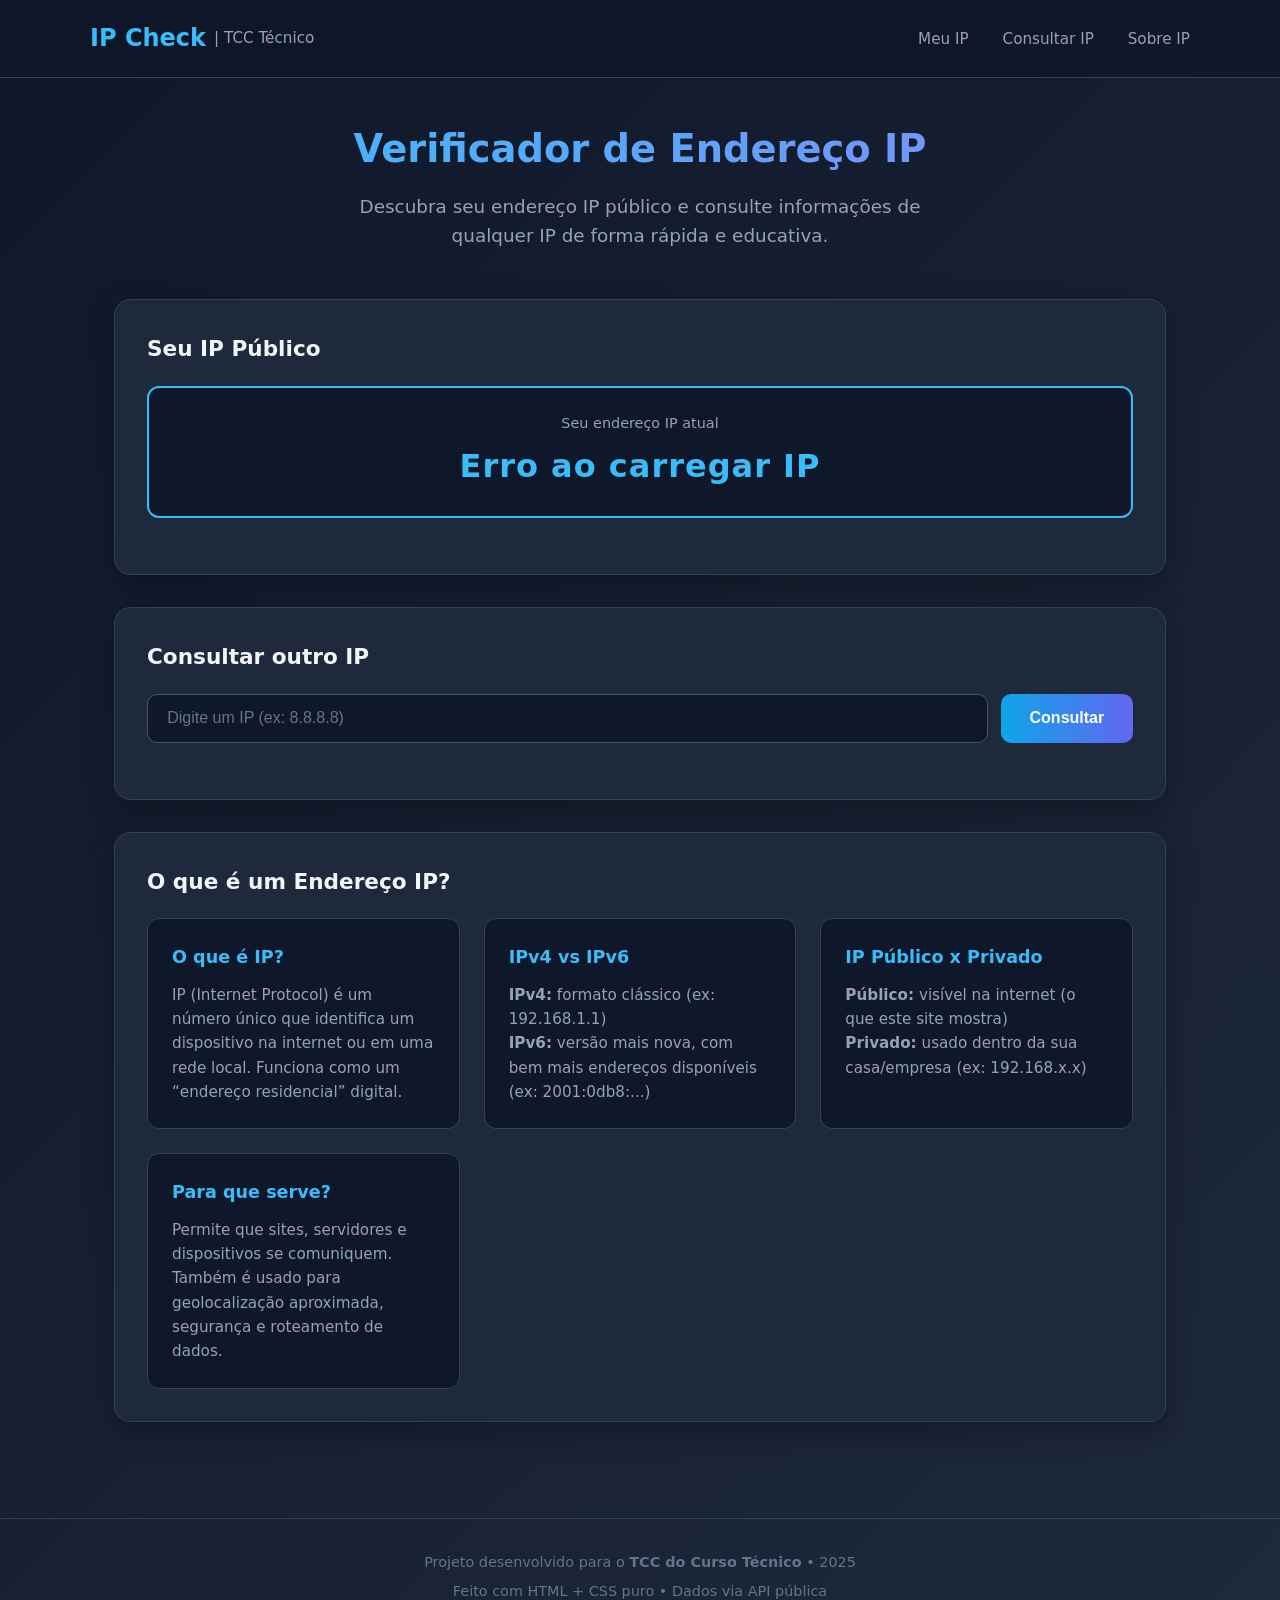
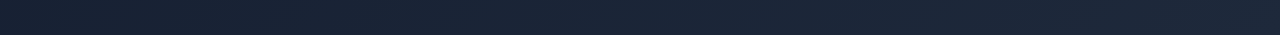
<file: index.html>
<!DOCTYPE html>
<html lang="en">
<head>
    <meta charset="UTF-8">
    <meta name="viewport" content="width=device-width, initial-scale=1.0">
    <title>Checker IP| TCC v1.0</title>
    <link rel="stylesheet" href="stile.css">
</head>
<body>
    <header>
    <div class="header-content">
      <div class="logo">
              IP Check
        <span>| TCC Técnico</span>
      </div>
      <nav>
        <a href="#meu-ip">Meu IP</a>
        <a href="#consultar">Consultar IP</a>
        <a href="#sobre">Sobre IP</a>
      </nav>
    </div>
  </header><main>
    <!-- Hero -->
    <section class="hero">
      <h1>Verificador de Endereço IP</h1>
      <p>Descubra seu endereço IP público e consulte informações de qualquer IP de forma rápida e educativa.</p>
    </section>

    <!-- Meu IP -->
    <section id="meu-ip" class="card">
      <h2> Seu IP Público</h2>
      
      <div class="ip-box">
        <div class="ip-label">Seu endereço IP atual</div>
        <div class="ip-value" id="meu-ip-valor">
          <span class="loading">Carregando...</span>
        </div>
      </div>

      <div class="info-grid" id="meu-ip-info">
        <!-- Preenchido via JavaScript -->
      </div>
    </section>

    <!-- Consultar IP -->
    <section id="consultar" class="card">
      <h2> Consultar outro IP</h2>
      
      <form class="search-form" id="form-consulta">
        <input 
          type="text" 
          id="input-ip" 
          placeholder="Digite um IP (ex: 8.8.8.8)" 
          required

        >
        <button type="submit" class="btn" id="btn-consultar">Consultar</button>
      </form>

      <div id="resultado-consulta" style="display: none;">
        <div class="ip-box">
          <div class="ip-label">IP consultado</div>
          <div class="ip-value" id="ip-consultado"></div>
        </div>
        <div class="info-grid" id="info-consulta"></div>
      </div>
    </section>

    <!-- Sobre IP -->
    <section id="sobre" class="card">
      <h2> O que é um Endereço IP?</h2>
      
      <div class="edu-grid">
        <div class="edu-card">
          <h3>O que é IP?</h3>
          <p>IP (Internet Protocol) é um número único que identifica um dispositivo na internet ou em uma rede local. Funciona como um “endereço residencial” digital.</p>
        </div>
        
        <div class="edu-card">
          <h3>IPv4 vs IPv6</h3>
          <p><strong>IPv4:</strong> formato clássico (ex: 192.168.1.1)<br>
          <strong>IPv6:</strong> versão mais nova, com bem mais endereços disponíveis (ex: 2001:0db8:...)</p>
        </div>
        
        <div class="edu-card">
          <h3>IP Público x Privado</h3>
          <p><strong>Público:</strong> visível na internet (o que este site mostra)<br>
          <strong>Privado:</strong> usado dentro da sua casa/empresa (ex: 192.168.x.x)</p>
        </div>
        
        <div class="edu-card">
          <h3>Para que serve?</h3>
          <p>Permite que sites, servidores e dispositivos se comuniquem. Também é usado para geolocalização aproximada, segurança e roteamento de dados.</p>
        </div>
      </div>
    </section>
  </main>
  <footer>
    <p>Projeto desenvolvido para o <strong>TCC do Curso Técnico</strong> • 2025</p>
    <p style="margin-top: 0.4rem;">Feito com HTML + CSS puro • Dados via API pública</p>
  </footer>
 <script src="conector.js" defer></script>
 
</body>
</html>
</file>
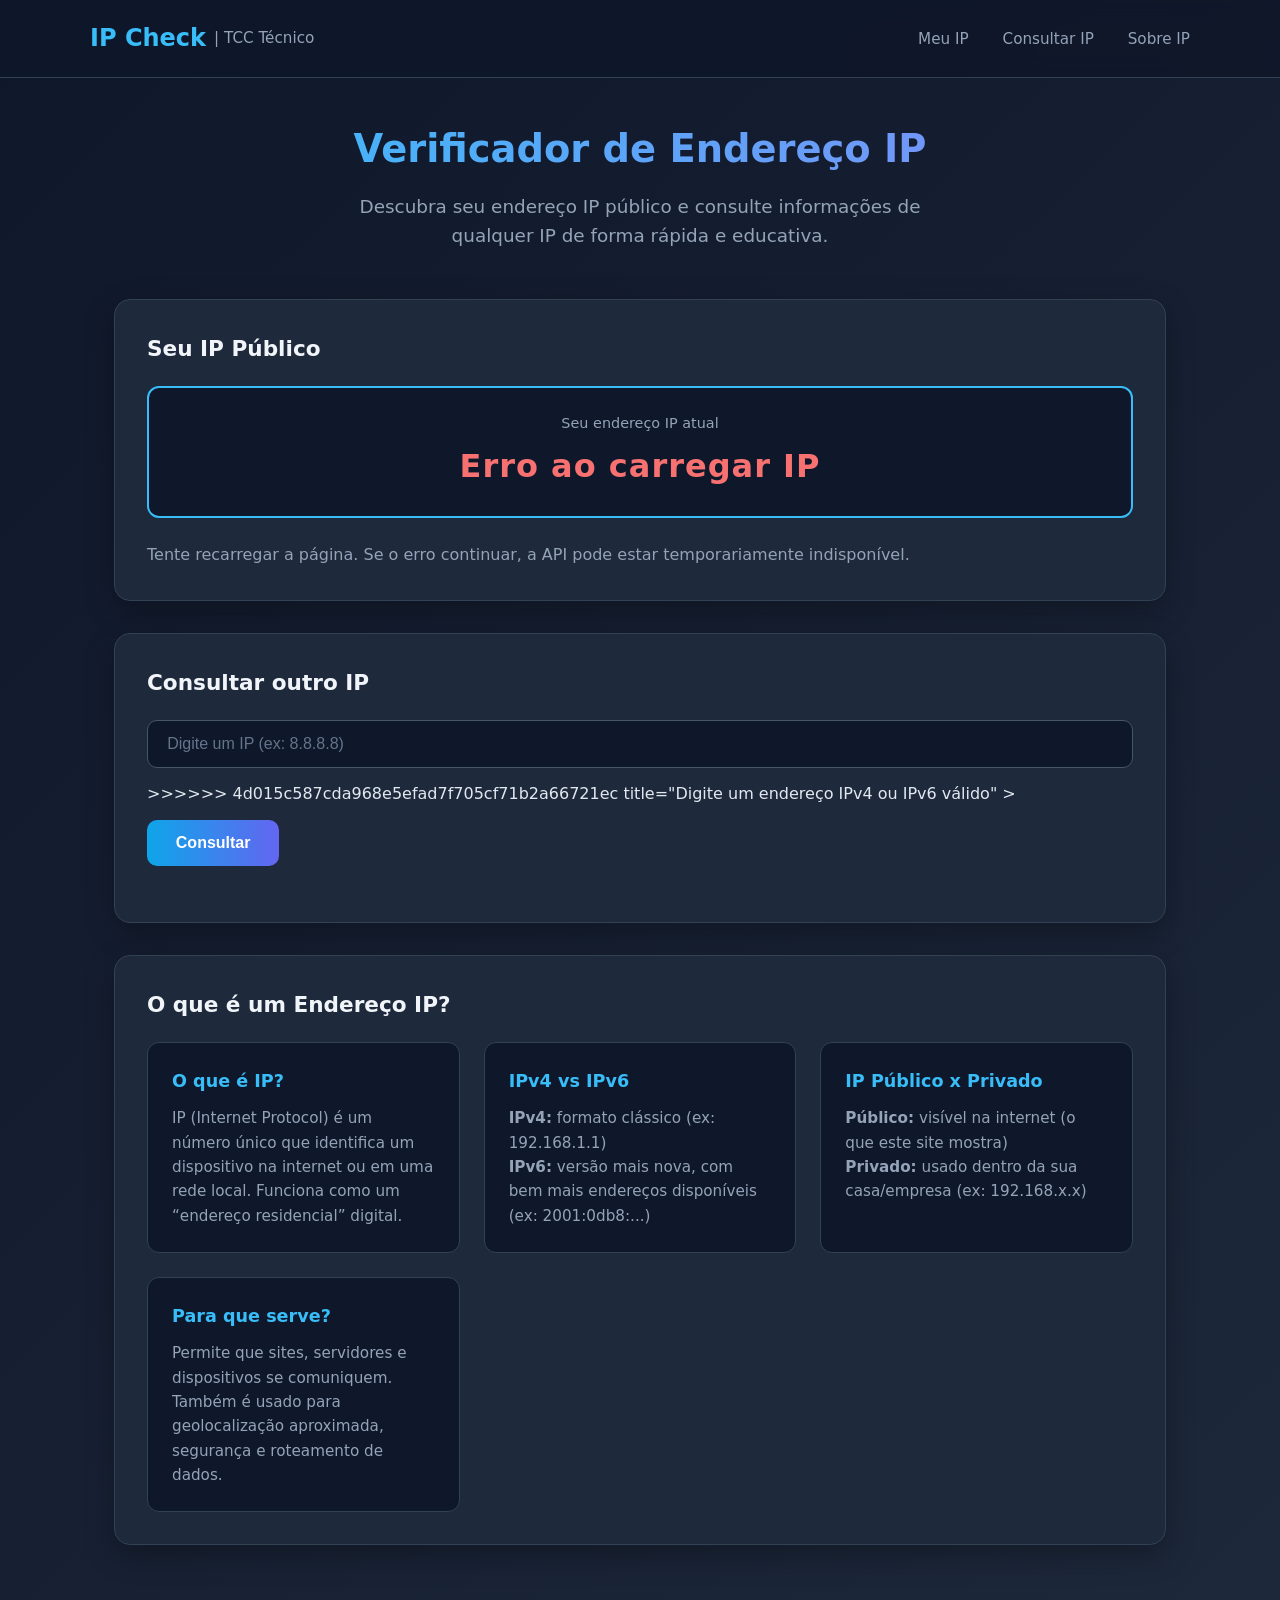
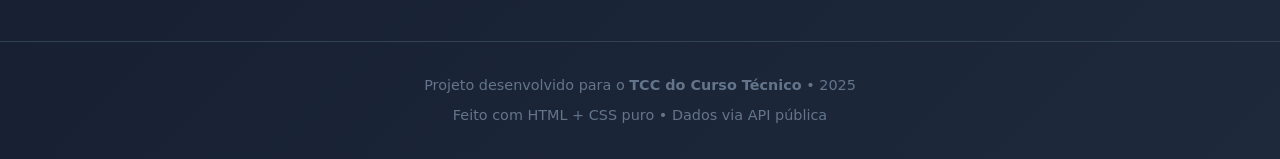
<file: IP_checker.html>
<!DOCTYPE html>
<html lang="en">
<head>
    <meta charset="UTF-8">
    <meta name="viewport" content="width=device-width, initial-scale=1.0">
    <title>Checker IP| TCC v1.0</title>
    <link rel="stylesheet" href="stile.css">
</head>
<body>
    <header>
    <div class="header-content">
      <div class="logo">
              IP Check
        <span>| TCC Técnico</span>
      </div>
      <nav>
        <a href="#meu-ip">Meu IP</a>
        <a href="#consultar">Consultar IP</a>
        <a href="#sobre">Sobre IP</a>
      </nav>
    </div>
  </header><main>
    <!-- Hero -->
    <section class="hero">
      <h1>Verificador de Endereço IP</h1>
      <p>Descubra seu endereço IP público e consulte informações de qualquer IP de forma rápida e educativa.</p>
    </section>

    <!-- Meu IP -->
    <section id="meu-ip" class="card">
      <h2> Seu IP Público</h2>
      
      <div class="ip-box">
        <div class="ip-label">Seu endereço IP atual</div>
        <div class="ip-value" id="meu-ip-valor">
          <span class="loading">Carregando...</span>
        </div>
      </div>

      <div class="info-grid" id="meu-ip-info">
        <!-- Preenchido via JavaScript -->
      </div>
    </section>

    <!-- Consultar IP -->
    <section id="consultar" class="card">
      <h2> Consultar outro IP</h2>
      
      <form class="search-form" id="form-consulta">
        <input 
          type="text" 
          id="input-ip" 
          placeholder="Digite um IP (ex: 8.8.8.8)" 
          required
<<<<<<< HEAD
=======
          pattern="^(\d{1,3}\.){3}\d{1,3}$|^([0-9a-fA-F]{1,4}:){7}[0-9a-fA-F]{1,4}$"
>>>>>>> 4d015c587cda968e5efad7f705cf71b2a66721ec
          title="Digite um endereço IPv4 ou IPv6 válido"
        >
        <button type="submit" class="btn" id="btn-consultar">Consultar</button>
      </form>

      <div id="resultado-consulta" style="display: none;">
        <div class="ip-box">
          <div class="ip-label">IP consultado</div>
          <div class="ip-value" id="ip-consultado"></div>
        </div>
        <div class="info-grid" id="info-consulta"></div>
      </div>
    </section>

    <!-- Sobre IP -->
    <section id="sobre" class="card">
      <h2> O que é um Endereço IP?</h2>
      
      <div class="edu-grid">
        <div class="edu-card">
          <h3>O que é IP?</h3>
          <p>IP (Internet Protocol) é um número único que identifica um dispositivo na internet ou em uma rede local. Funciona como um “endereço residencial” digital.</p>
        </div>
        
        <div class="edu-card">
          <h3>IPv4 vs IPv6</h3>
          <p><strong>IPv4:</strong> formato clássico (ex: 192.168.1.1)<br>
          <strong>IPv6:</strong> versão mais nova, com bem mais endereços disponíveis (ex: 2001:0db8:...)</p>
        </div>
        
        <div class="edu-card">
          <h3>IP Público x Privado</h3>
          <p><strong>Público:</strong> visível na internet (o que este site mostra)<br>
          <strong>Privado:</strong> usado dentro da sua casa/empresa (ex: 192.168.x.x)</p>
        </div>
        
        <div class="edu-card">
          <h3>Para que serve?</h3>
          <p>Permite que sites, servidores e dispositivos se comuniquem. Também é usado para geolocalização aproximada, segurança e roteamento de dados.</p>
        </div>
      </div>
    </section>
  </main>
  <footer>
    <p>Projeto desenvolvido para o <strong>TCC do Curso Técnico</strong> • 2025</p>
    <p style="margin-top: 0.4rem;">Feito com HTML + CSS puro • Dados via API pública</p>
  </footer>
  <script>
    // Função para formatar os dados de um IP
    function criarInfoGrid(dados, containerId) {
      const container = document.getElementById(containerId);
      if (!dados) {
        container.innerHTML = '<p style="color:#94a3b8">Não foi possível obter informações detalhadas.</p>';
        return;
      }

      const itens = [
        { label: 'Cidade', valor: dados.city || '—' },
        { label: 'Região', valor: dados.region || '—' },
        { label: 'País', valor: dados.country_name || dados.country || '—' },
        { label: 'Provedor (ISP)', valor: dados.org || dados.isp || '—' },
        { label: 'Timezone', valor: dados.timezone || '—' },
        { label: 'Latitude', valor: dados.latitude || '—' },
        { label: 'Longitude', valor: dados.longitude || '—' },
      ];

      container.innerHTML = itens.map(item => `
        <div class="info-item">
          <strong>${item.label}</strong>
          <span>${item.valor}</span>
        </div>
      `).join('');
    }

    // 1. Detectar o IP do usuário
    async function carregarMeuIP() {
      try {
        // Usando ipapi.co (gratuita e sem chave para uso básico)
        const res = await fetch('https://ipapi.co/json/');
        const dados = await res.json();

        if (dados.error) throw new Error(dados.reason);

        document.getElementById('meu-ip-valor').textContent = dados.ip;
        criarInfoGrid(dados, 'meu-ip-info');
      } catch (erro) {
        console.error(erro);
        document.getElementById('meu-ip-valor').innerHTML = '<span style="color:#f87171">Erro ao carregar IP</span>';
        document.getElementById('meu-ip-info').innerHTML = `
          <p style="color:#94a3b8">Tente recarregar a página. Se o erro continuar, a API pode estar temporariamente indisponível.</p>
        `;
      }
    }

    // 2. Consultar IP digitado
    document.getElementById('form-consulta').addEventListener('submit', async (e) => {
      e.preventDefault();
      
      const input = document.getElementById('input-ip');
      const btn = document.getElementById('btn-consultar');
      const ip = input.value.trim();

      if (!ip) return;

      btn.disabled = true;
      btn.textContent = 'Consultando...';

      try {
        const res = await fetch(`https://ipapi.co/${ip}/json/`);
        const dados = await res.json();

        if (dados.error) {
          throw new Error(dados.reason || 'IP inválido ou não encontrado');
        }

        document.getElementById('ip-consultado').textContent = dados.ip;
        criarInfoGrid(dados, 'info-consulta');
        document.getElementById('resultado-consulta').style.display = 'block';
      } catch (erro) {
        alert('Erro: ' + erro.message);
        document.getElementById('resultado-consulta').style.display = 'none';
      } finally {
        btn.disabled = false;
        btn.textContent = 'Consultar';
      }
    });

    // Inicia ao carregar a página
    carregarMeuIP();
  </script>
    
</body>
</html>
</file>
<file: stile.css>
* {
    margin: 0;
    padding: 0;
    box-sizing: border-box;
}
    body {
      font-family: 'Segoe UI', system-ui, -apple-system, sans-serif;
      background: linear-gradient(135deg, #0f172a 0%, #1e293b 100%);
      color: #e2e8f0;
      min-height: 100vh;
      line-height: 1.6;
    }

    /* Header */
    header {
      background: rgba(15, 23, 42, 0.9);
      backdrop-filter: blur(10px);
      border-bottom: 1px solid #334155;
      padding: 1.2rem 2rem;
      position: sticky;
      top: 0;
      z-index: 100;
    }

    .header-content {
      max-width: 1100px;
      margin: 0 auto;
      display: flex;
      justify-content: space-between;
      align-items: center;
    }

    .logo {
      font-size: 1.5rem;
      font-weight: 700;
      color: #38bdf8;
      display: flex;
      align-items: center;
      gap: 0.5rem;
    }

    .logo span {
      color: #94a3b8;
      font-weight: 400;
      font-size: 0.95rem;
    }

    nav a {
      color: #94a3b8;
      text-decoration: none;
      margin-left: 1.8rem;
      font-size: 0.95rem;
      transition: color 0.2s;
    }

    nav a:hover {
      color: #38bdf8;
    }

    /* Main */
    main {
      max-width: 1100px;
      margin: 0 auto;
      padding: 2.5rem 1.5rem 4rem;
    }

    /* Hero */
    .hero {
      text-align: center;
      margin-bottom: 3rem;
    }

    .hero h1 {
      font-size: 2.4rem;
      margin-bottom: 0.8rem;
      background: linear-gradient(90deg, #38bdf8, #818cf8);
      -webkit-background-clip: text;
      -webkit-text-fill-color: transparent;
      background-clip: text;
    }

    .hero p {
      color: #94a3b8;
      font-size: 1.15rem;
      max-width: 600px;
      margin: 0 auto;
    }

    /* Cards */
    .card {
      background: #1e293b;
      border: 1px solid #334155;
      border-radius: 16px;
      padding: 2rem;
      margin-bottom: 2rem;
      box-shadow: 0 10px 30px rgba(0, 0, 0, 0.3);
    }

    .card h2 {
      font-size: 1.35rem;
      margin-bottom: 1.2rem;
      color: #f1f5f9;
      display: flex;
      align-items: center;
      gap: 0.6rem;
    }

    /* IP Display */
    .ip-box {
      background: #0f172a;
      border: 2px solid #38bdf8;
      border-radius: 12px;
      padding: 1.5rem;
      text-align: center;
      margin-bottom: 1.5rem;
    }

    .ip-label {
      font-size: 0.9rem;
      color: #94a3b8;
      margin-bottom: 0.4rem;
    }

    .ip-value {
      font-size: 2rem;
      font-weight: 700;
      color: #38bdf8;
      letter-spacing: 1px;
      word-break: break-all;
    }

    .loading {
      color: #94a3b8;
      font-style: italic;
    }

    /* Info grid */
    .info-grid {
      display: grid;
      grid-template-columns: repeat(auto-fit, minmax(200px, 1fr));
      gap: 1rem;
    }

    .info-item {
      background: #0f172a;
      padding: 1rem 1.2rem;
      border-radius: 10px;
      border: 1px solid #334155;
    }

    .info-item strong {
      display: block;
      font-size: 0.8rem;
      color: #64748b;
      text-transform: uppercase;
      letter-spacing: 0.5px;
      margin-bottom: 0.3rem;
    }

    .info-item span {
      font-size: 1.05rem;
      color: #e2e8f0;
    }

    /* Formulário */
    .search-form {
      display: flex;
      gap: 0.8rem;
      margin-bottom: 1.5rem;
      flex-wrap: wrap;
    }

    .search-form input {
      flex: 1;
      min-width: 220px;
      padding: 0.9rem 1.2rem;
      border: 1px solid #475569;
      border-radius: 10px;
      background: #0f172a;
      color: #e2e8f0;
      font-size: 1rem;
      outline: none;
      transition: border-color 0.2s;
    }

    .search-form input:focus {
      border-color: #38bdf8;
    }

    .search-form input::placeholder {
      color: #64748b;
    }

    .btn {
      padding: 0.9rem 1.8rem;
      background: linear-gradient(90deg, #0ea5e9, #6366f1);
      color: white;
      border: none;
      border-radius: 10px;
      font-size: 1rem;
      font-weight: 600;
      cursor: pointer;
      transition: transform 0.15s, opacity 0.15s;
    }

    .btn:hover {
      transform: translateY(-2px);
      opacity: 0.95;
    }

    .btn:active {
      transform: translateY(0);
    }

    .btn:disabled {
      opacity: 0.6;
      cursor: not-allowed;
      transform: none;
    }

    /* Educação */
    .edu-grid {
      display: grid;
      grid-template-columns: repeat(auto-fit, minmax(280px, 1fr));
      gap: 1.5rem;
    }

    .edu-card {
      background: #0f172a;
      border: 1px solid #334155;
      border-radius: 12px;
      padding: 1.5rem;
    }

    .edu-card h3 {
      color: #38bdf8;
      margin-bottom: 0.7rem;
      font-size: 1.1rem;
    }

    .edu-card p {
      color: #94a3b8;
      font-size: 0.95rem;
    }

    /* Footer */
    footer {
      text-align: center;
      padding: 2rem;
      color: #64748b;
      font-size: 0.9rem;
      border-top: 1px solid #334155;
    }

    footer a {
      color: #38bdf8;
      text-decoration: none;
    }

    /* Responsivo */
    @media (max-width: 600px) {
      .hero h1 {
        font-size: 1.8rem;
      }

      .ip-value {
        font-size: 1.5rem;
      }

      nav {
        display: none;
      }
    }
</file>
